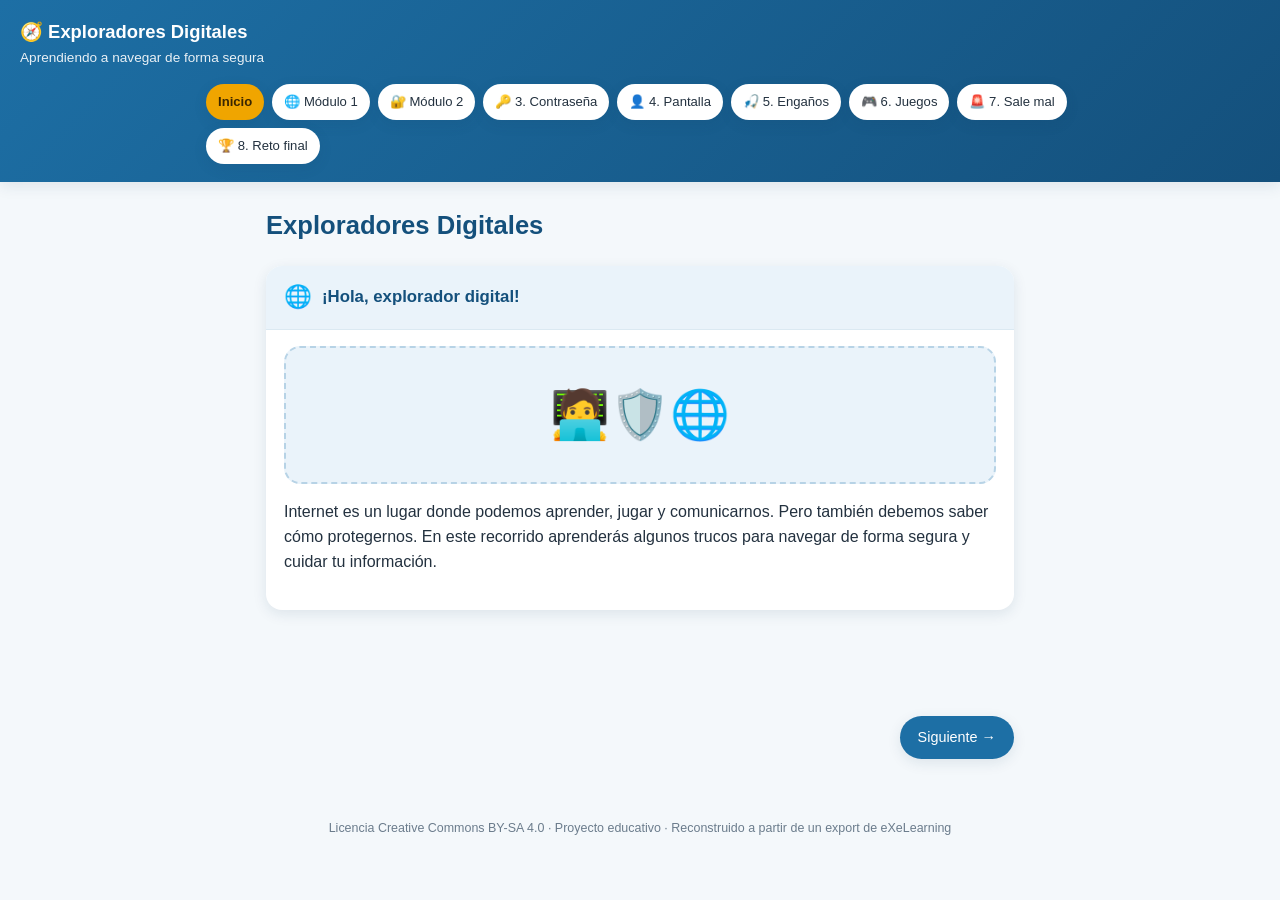
<file: index.html>
<!DOCTYPE html>
<html lang="es">
<head>
<meta charset="utf-8">
<meta name="viewport" content="width=device-width, initial-scale=1">
<title>Exploradores Digitales · Exploradores Digitales</title>
<link rel="stylesheet" href="assets/style.css">
</head>
<body>
<header class="top">
<a class="brand" href="index.html">🧭 Exploradores Digitales</a>
<div class="subtitle">Aprendiendo a navegar de forma segura</div>
<nav class="modules">
<a class="active" href="index.html">Inicio</a>
<a class="" href="modulo-1.html">🌐 Módulo 1</a>
<a class="" href="modulo-2.html">🔐 Módulo 2</a>
<a class="" href="modulo-3.html">🔑 3. Contraseña</a>
<a class="" href="modulo-4.html">👤 4. Pantalla</a>
<a class="" href="modulo-5.html">🎣 5. Engaños</a>
<a class="" href="modulo-6.html">🎮 6. Juegos</a>
<a class="" href="modulo-7.html">🚨 7. Sale mal</a>
<a class="" href="modulo-8.html">🏆 8. Reto final</a>
</nav>
</header>
<main>
<h1 class="page-title">Exploradores Digitales</h1>
<article class="box">
  <div class="box-head"><span class="icon">🌐</span><h2>¡Hola, explorador digital!</h2></div>
  <div class="box-body">
<div class="placeholder-img">🧑‍💻🛡️🌐</div>
<p>Internet es un lugar donde podemos aprender, jugar y comunicarnos. Pero también debemos saber cómo protegernos. En este recorrido aprenderás algunos trucos para navegar de forma segura y cuidar tu información.</p>
</div>
</article>
</main>
<div class="nav-buttons">
<a class="disabled">← Anterior</a>
<a href="modulo-1.html">Siguiente →</a>
</div>
<footer class="site-footer">
Licencia Creative Commons BY-SA 4.0 · Proyecto educativo · Reconstruido a partir de un export de eXeLearning
</footer>
<script src="assets/script.js"></script>

</body>
</html>
</file>
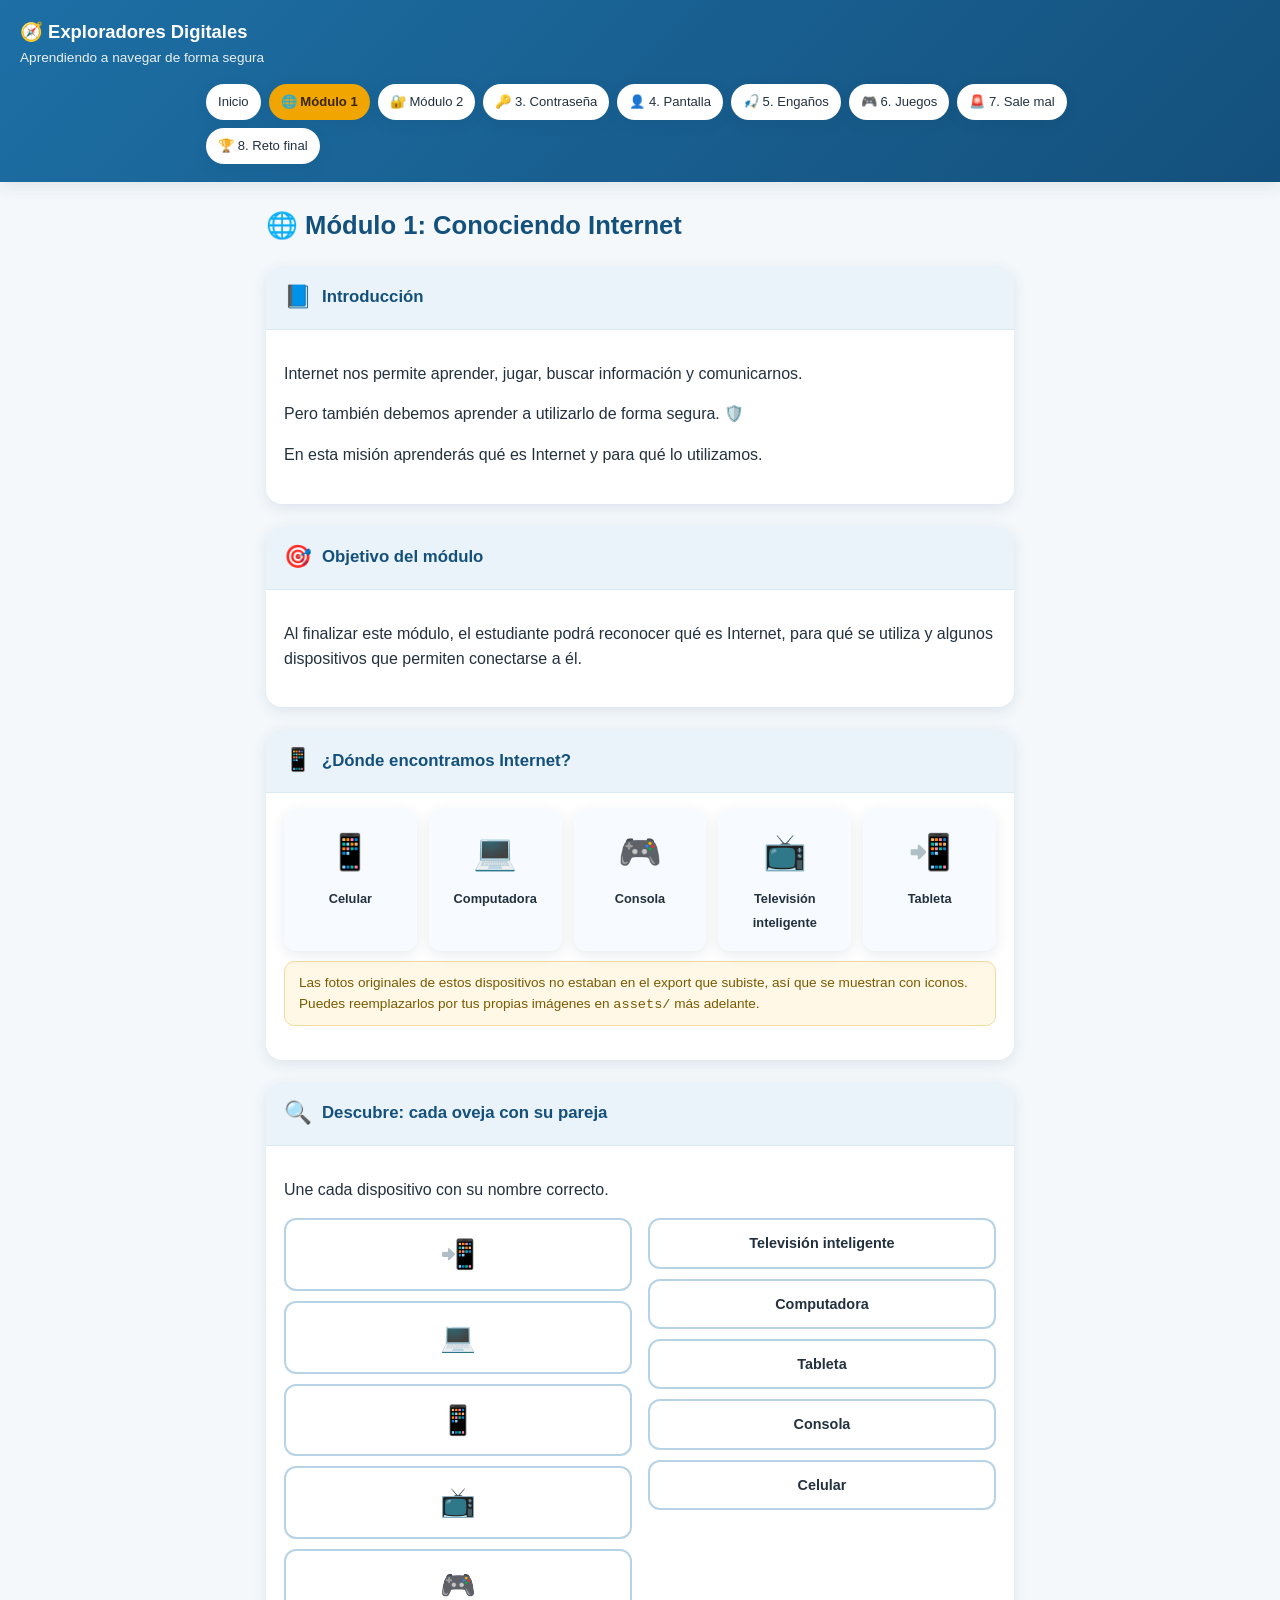
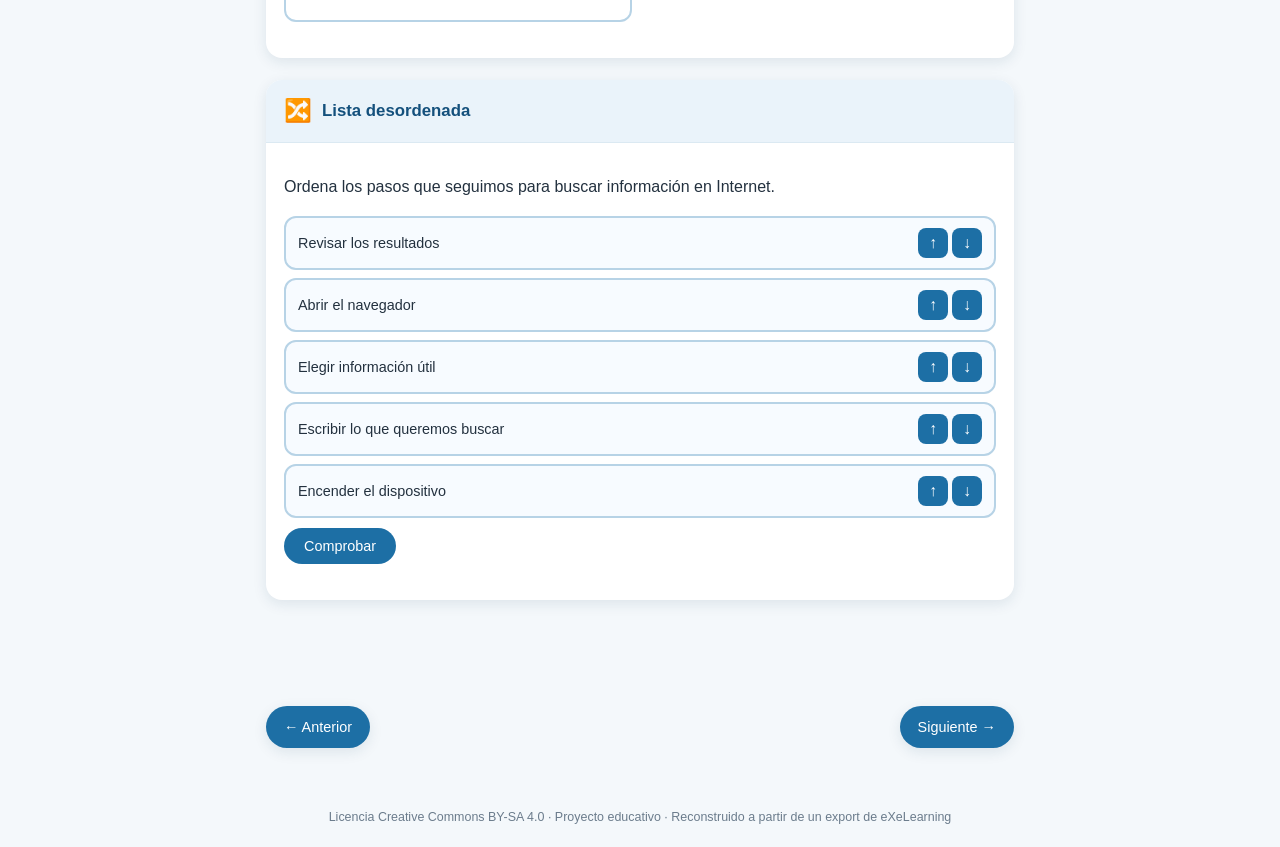
<file: modulo-1.html>
<!DOCTYPE html>
<html lang="es">
<head>
<meta charset="utf-8">
<meta name="viewport" content="width=device-width, initial-scale=1">
<title>🌐 Módulo 1: Conociendo Internet · Exploradores Digitales</title>
<link rel="stylesheet" href="assets/style.css">
</head>
<body>
<header class="top">
<a class="brand" href="index.html">🧭 Exploradores Digitales</a>
<div class="subtitle">Aprendiendo a navegar de forma segura</div>
<nav class="modules">
<a class="" href="index.html">Inicio</a>
<a class="active" href="modulo-1.html">🌐 Módulo 1</a>
<a class="" href="modulo-2.html">🔐 Módulo 2</a>
<a class="" href="modulo-3.html">🔑 3. Contraseña</a>
<a class="" href="modulo-4.html">👤 4. Pantalla</a>
<a class="" href="modulo-5.html">🎣 5. Engaños</a>
<a class="" href="modulo-6.html">🎮 6. Juegos</a>
<a class="" href="modulo-7.html">🚨 7. Sale mal</a>
<a class="" href="modulo-8.html">🏆 8. Reto final</a>
</nav>
</header>
<main>
<h1 class="page-title">🌐 Módulo 1: Conociendo Internet</h1>
<article class="box">
  <div class="box-head"><span class="icon">📘</span><h2>Introducción</h2></div>
  <div class="box-body">
<p>Internet nos permite aprender, jugar, buscar información y comunicarnos.</p>
<p>Pero también debemos aprender a utilizarlo de forma segura. 🛡️</p>
<p>En esta misión aprenderás qué es Internet y para qué lo utilizamos.</p>
</div>
</article><article class="box">
  <div class="box-head"><span class="icon">🎯</span><h2>Objetivo del módulo</h2></div>
  <div class="box-body">
<p>Al finalizar este módulo, el estudiante podrá reconocer qué es Internet, para qué se utiliza y algunos dispositivos que permiten conectarse a él.</p>
</div>
</article><article class="box">
  <div class="box-head"><span class="icon">📱</span><h2>¿Dónde encontramos Internet?</h2></div>
  <div class="box-body">
<div class="gallery">
  <div class="item"><span class="emoji">📱</span><span class="label">Celular</span></div>
  <div class="item"><span class="emoji">💻</span><span class="label">Computadora</span></div>
  <div class="item"><span class="emoji">🎮</span><span class="label">Consola</span></div>
  <div class="item"><span class="emoji">📺</span><span class="label">Televisión inteligente</span></div>
  <div class="item"><span class="emoji">📲</span><span class="label">Tableta</span></div>
</div>
<p class="note">Las fotos originales de estos dispositivos no estaban en el export que subiste, así que se muestran con iconos. Puedes reemplazarlos por tus propias imágenes en <code>assets/</code> más adelante.</p>
</div>
</article><article class="box">
  <div class="box-head"><span class="icon">🔍</span><h2>Descubre: cada oveja con su pareja</h2></div>
  <div class="box-body">
<p>Une cada dispositivo con su nombre correcto.</p>
<div id="match1"></div>
</div>
</article><article class="box">
  <div class="box-head"><span class="icon">🔀</span><h2>Lista desordenada</h2></div>
  <div class="box-body">
<p>Ordena los pasos que seguimos para buscar información en Internet.</p>
<div id="order1"></div>
</div>
</article>
</main>
<div class="nav-buttons">
<a href="index.html">← Anterior</a>
<a href="modulo-2.html">Siguiente →</a>
</div>
<footer class="site-footer">
Licencia Creative Commons BY-SA 4.0 · Proyecto educativo · Reconstruido a partir de un export de eXeLearning
</footer>
<script src="assets/script.js"></script>
<script>
initMatching('match1', [
  {emoji:'📲', label:'Tableta'},
  {emoji:'📺', label:'Televisión inteligente'},
  {emoji:'💻', label:'Computadora'},
  {emoji:'🎮', label:'Consola'},
  {emoji:'📱', label:'Celular'},
]);
initOrder('order1', [
  'Encender el dispositivo',
  'Abrir el navegador',
  'Escribir lo que queremos buscar',
  'Revisar los resultados',
  'Elegir información útil',
]);
</script>
</body>
</html>
</file>
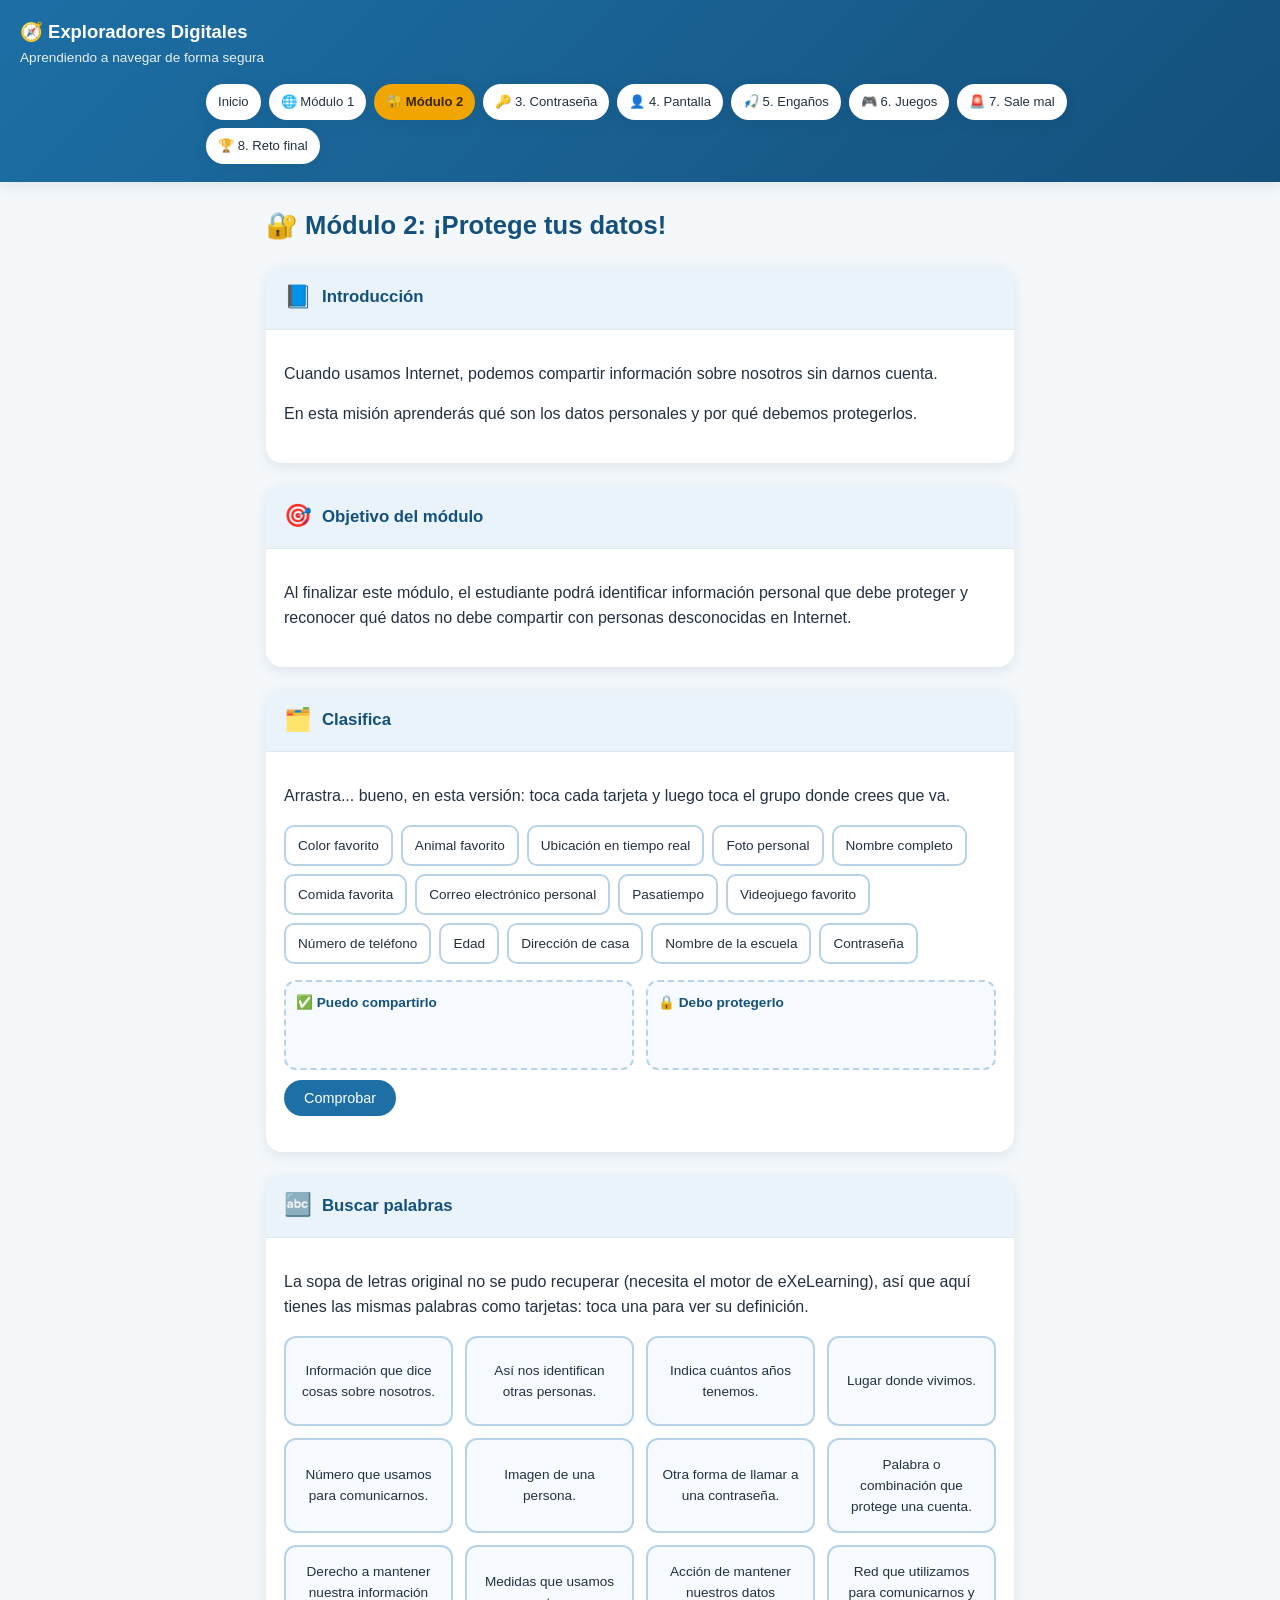
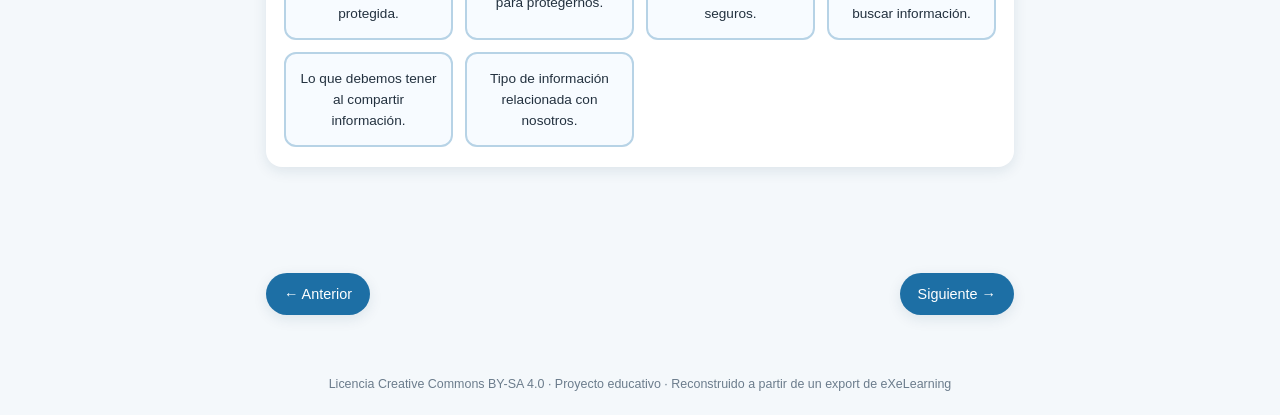
<file: modulo-2.html>
<!DOCTYPE html>
<html lang="es">
<head>
<meta charset="utf-8">
<meta name="viewport" content="width=device-width, initial-scale=1">
<title>🔐 Módulo 2: ¡Protege tus datos! · Exploradores Digitales</title>
<link rel="stylesheet" href="assets/style.css">
</head>
<body>
<header class="top">
<a class="brand" href="index.html">🧭 Exploradores Digitales</a>
<div class="subtitle">Aprendiendo a navegar de forma segura</div>
<nav class="modules">
<a class="" href="index.html">Inicio</a>
<a class="" href="modulo-1.html">🌐 Módulo 1</a>
<a class="active" href="modulo-2.html">🔐 Módulo 2</a>
<a class="" href="modulo-3.html">🔑 3. Contraseña</a>
<a class="" href="modulo-4.html">👤 4. Pantalla</a>
<a class="" href="modulo-5.html">🎣 5. Engaños</a>
<a class="" href="modulo-6.html">🎮 6. Juegos</a>
<a class="" href="modulo-7.html">🚨 7. Sale mal</a>
<a class="" href="modulo-8.html">🏆 8. Reto final</a>
</nav>
</header>
<main>
<h1 class="page-title">🔐 Módulo 2: ¡Protege tus datos!</h1>
<article class="box">
  <div class="box-head"><span class="icon">📘</span><h2>Introducción</h2></div>
  <div class="box-body">
<p>Cuando usamos Internet, podemos compartir información sobre nosotros sin darnos cuenta.</p>
<p>En esta misión aprenderás qué son los datos personales y por qué debemos protegerlos.</p>
</div>
</article><article class="box">
  <div class="box-head"><span class="icon">🎯</span><h2>Objetivo del módulo</h2></div>
  <div class="box-body">
<p>Al finalizar este módulo, el estudiante podrá identificar información personal que debe proteger y reconocer qué datos no debe compartir con personas desconocidas en Internet.</p>
</div>
</article><article class="box">
  <div class="box-head"><span class="icon">🗂️</span><h2>Clasifica</h2></div>
  <div class="box-body">
<p>Arrastra... bueno, en esta versión: toca cada tarjeta y luego toca el grupo donde crees que va.</p>
<div id="classify1"></div>
</div>
</article><article class="box">
  <div class="box-head"><span class="icon">🔤</span><h2>Buscar palabras</h2></div>
  <div class="box-body">
<p>La sopa de letras original no se pudo recuperar (necesita el motor de eXeLearning), así que aquí tienes las mismas palabras como tarjetas: toca una para ver su definición.</p>
<div id="flash1"></div>
</div>
</article>
</main>
<div class="nav-buttons">
<a href="modulo-1.html">← Anterior</a>
<a href="modulo-3.html">Siguiente →</a>
</div>
<footer class="site-footer">
Licencia Creative Commons BY-SA 4.0 · Proyecto educativo · Reconstruido a partir de un export de eXeLearning
</footer>
<script src="assets/script.js"></script>
<script>
initClassify('classify1', [
  {label:'Videojuego favorito', group:0},
  {label:'Comida favorita', group:0},
  {label:'Color favorito', group:0},
  {label:'Pasatiempo', group:0},
  {label:'Animal favorito', group:0},
  {label:'Nombre completo', group:1},
  {label:'Edad', group:1},
  {label:'Dirección de casa', group:1},
  {label:'Número de teléfono', group:1},
  {label:'Contraseña', group:1},
  {label:'Correo electrónico personal', group:1},
  {label:'Foto personal', group:1},
  {label:'Nombre de la escuela', group:1},
  {label:'Ubicación en tiempo real', group:1},
], ['✅ Puedo compartirlo', '🔒 Debo protegerlo']);

initFlashcards('flash1', [
  {word:'DATOS', definition:'Información que dice cosas sobre nosotros.'},
  {word:'NOMBRE', definition:'Así nos identifican otras personas.'},
  {word:'EDAD', definition:'Indica cuántos años tenemos.'},
  {word:'DIRECCIÓN', definition:'Lugar donde vivimos.'},
  {word:'TELÉFONO', definition:'Número que usamos para comunicarnos.'},
  {word:'FOTO', definition:'Imagen de una persona.'},
  {word:'CLAVE', definition:'Otra forma de llamar a una contraseña.'},
  {word:'CONTRASEÑA', definition:'Palabra o combinación que protege una cuenta.'},
  {word:'PRIVACIDAD', definition:'Derecho a mantener nuestra información protegida.'},
  {word:'SEGURIDAD', definition:'Medidas que usamos para protegernos.'},
  {word:'PROTEGER', definition:'Acción de mantener nuestros datos seguros.'},
  {word:'INTERNET', definition:'Red que utilizamos para comunicarnos y buscar información.'},
  {word:'CUIDADO', definition:'Lo que debemos tener al compartir información.'},
  {word:'PERSONAL', definition:'Tipo de información relacionada con nosotros.'},
]);
</script>
</body>
</html>
</file>
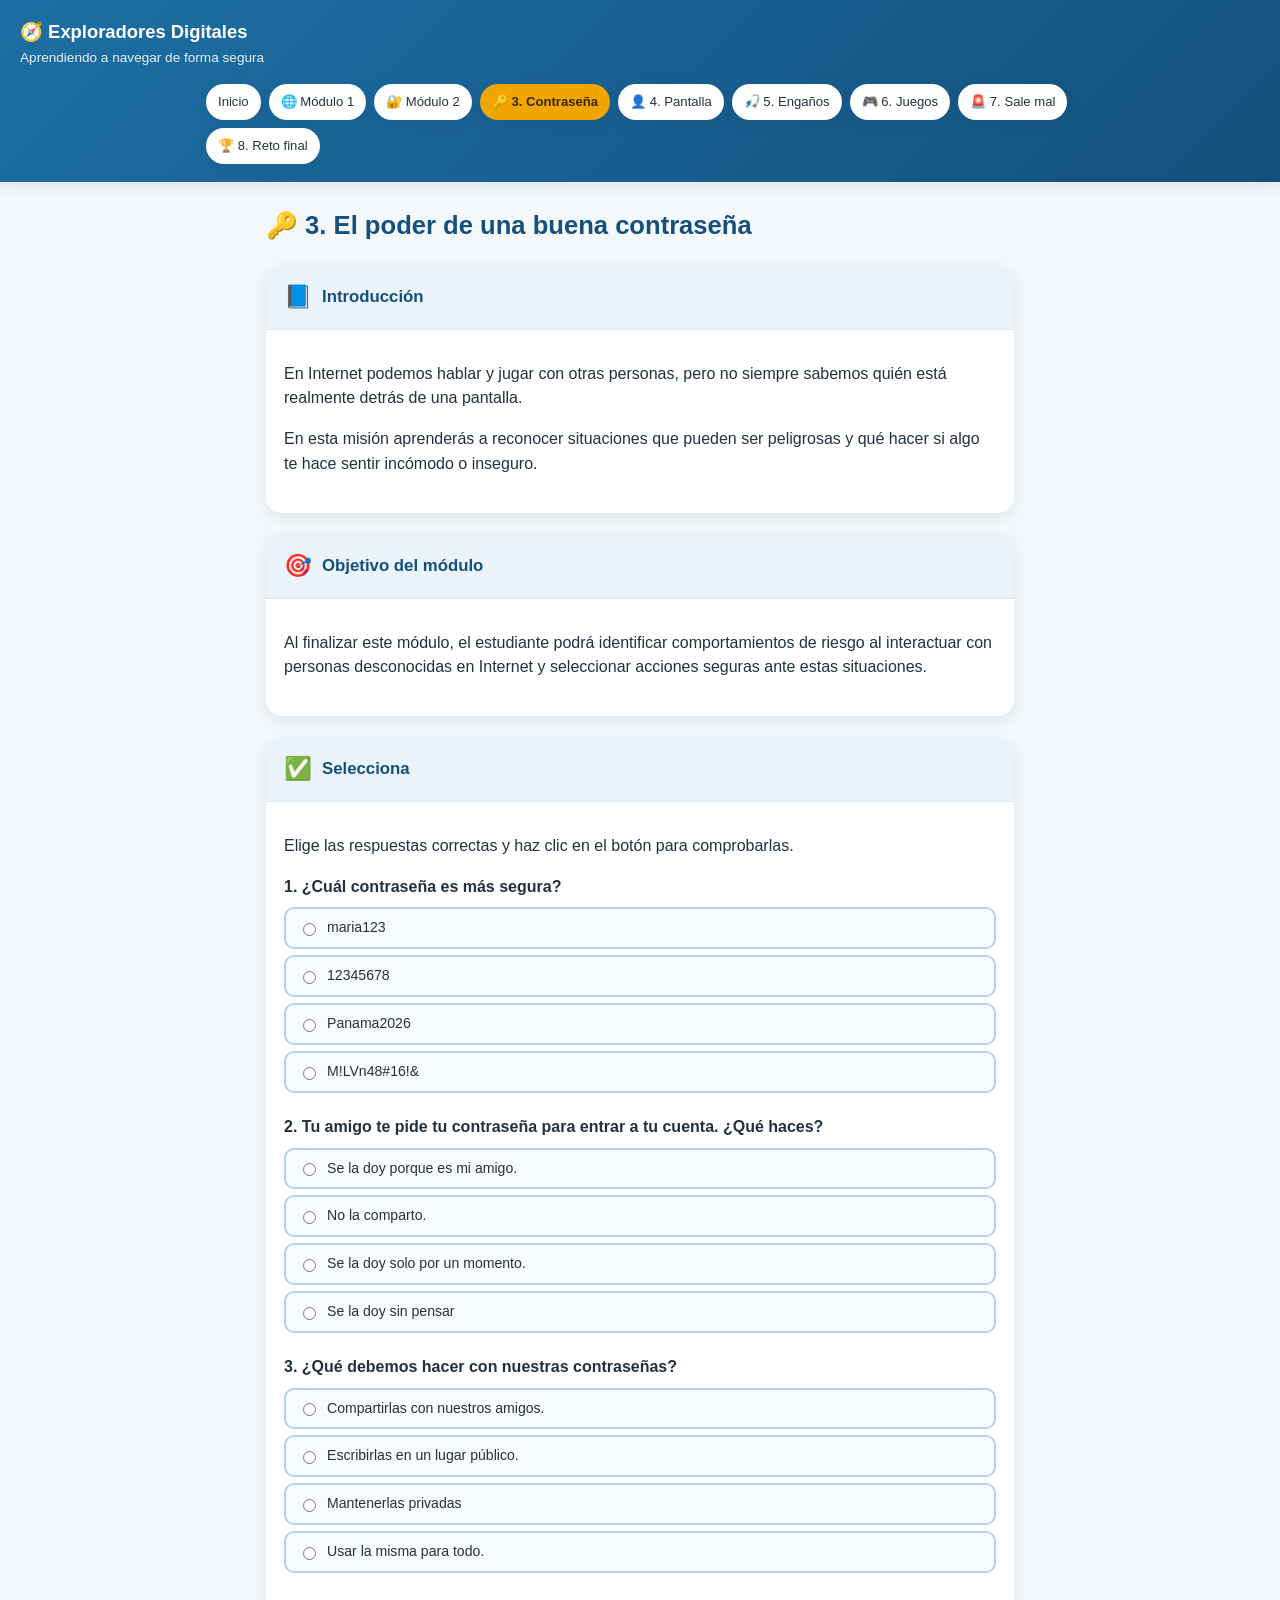
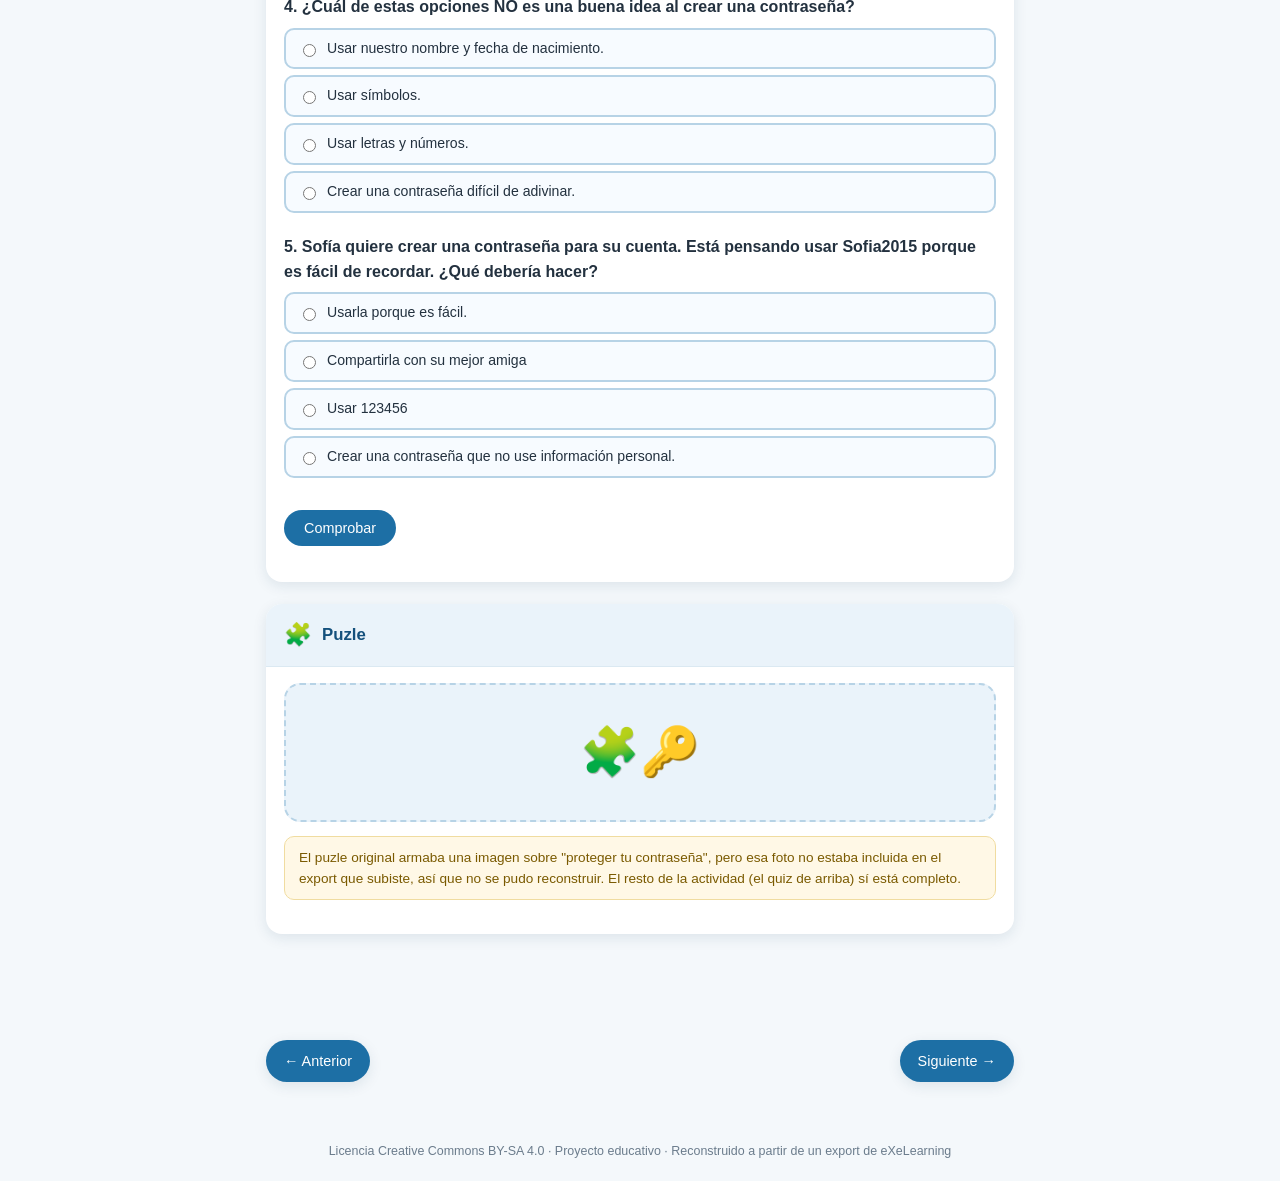
<file: modulo-3.html>
<!DOCTYPE html>
<html lang="es">
<head>
<meta charset="utf-8">
<meta name="viewport" content="width=device-width, initial-scale=1">
<title>🔑 3. El poder de una buena contraseña · Exploradores Digitales</title>
<link rel="stylesheet" href="assets/style.css">
</head>
<body>
<header class="top">
<a class="brand" href="index.html">🧭 Exploradores Digitales</a>
<div class="subtitle">Aprendiendo a navegar de forma segura</div>
<nav class="modules">
<a class="" href="index.html">Inicio</a>
<a class="" href="modulo-1.html">🌐 Módulo 1</a>
<a class="" href="modulo-2.html">🔐 Módulo 2</a>
<a class="active" href="modulo-3.html">🔑 3. Contraseña</a>
<a class="" href="modulo-4.html">👤 4. Pantalla</a>
<a class="" href="modulo-5.html">🎣 5. Engaños</a>
<a class="" href="modulo-6.html">🎮 6. Juegos</a>
<a class="" href="modulo-7.html">🚨 7. Sale mal</a>
<a class="" href="modulo-8.html">🏆 8. Reto final</a>
</nav>
</header>
<main>
<h1 class="page-title">🔑 3. El poder de una buena contraseña</h1>
<article class="box">
  <div class="box-head"><span class="icon">📘</span><h2>Introducción</h2></div>
  <div class="box-body">
<p>En Internet podemos hablar y jugar con otras personas, pero no siempre sabemos quién está realmente detrás de una pantalla.</p>
<p>En esta misión aprenderás a reconocer situaciones que pueden ser peligrosas y qué hacer si algo te hace sentir incómodo o inseguro.</p>
</div>
</article><article class="box">
  <div class="box-head"><span class="icon">🎯</span><h2>Objetivo del módulo</h2></div>
  <div class="box-body">
<p>Al finalizar este módulo, el estudiante podrá identificar comportamientos de riesgo al interactuar con personas desconocidas en Internet y seleccionar acciones seguras ante estas situaciones.</p>
</div>
</article><article class="box">
  <div class="box-head"><span class="icon">✅</span><h2>Selecciona</h2></div>
  <div class="box-body">
<p>Elige las respuestas correctas y haz clic en el botón para comprobarlas.</p>
<div id="quiz1"></div>
</div>
</article><article class="box">
  <div class="box-head"><span class="icon">🧩</span><h2>Puzle</h2></div>
  <div class="box-body">
<div class="placeholder-img">🧩🔑</div>
<p class="note">El puzle original armaba una imagen sobre "proteger tu contraseña", pero esa foto no estaba incluida en el export que subiste, así que no se pudo reconstruir. El resto de la actividad (el quiz de arriba) sí está completo.</p>
</div>
</article>
</main>
<div class="nav-buttons">
<a href="modulo-2.html">← Anterior</a>
<a href="modulo-4.html">Siguiente →</a>
</div>
<footer class="site-footer">
Licencia Creative Commons BY-SA 4.0 · Proyecto educativo · Reconstruido a partir de un export de eXeLearning
</footer>
<script src="assets/script.js"></script>
<script>
initQuiz('quiz1', [
  {question:'¿Cuál contraseña es más segura?', options:['maria123','12345678','Panama2026','M!LVn48#16!&'], correct:3},
  {question:'Tu amigo te pide tu contraseña para entrar a tu cuenta. ¿Qué haces?', options:['Se la doy porque es mi amigo.','No la comparto.','Se la doy solo por un momento.','Se la doy sin pensar'], correct:1},
  {question:'¿Qué debemos hacer con nuestras contraseñas?', options:['Compartirlas con nuestros amigos.','Escribirlas en un lugar público.','Mantenerlas privadas','Usar la misma para todo.'], correct:2},
  {question:'¿Cuál de estas opciones NO es una buena idea al crear una contraseña?', options:['Usar nuestro nombre y fecha de nacimiento.','Usar símbolos.','Usar letras y números.','Crear una contraseña difícil de adivinar.'], correct:0},
  {question:'Sofía quiere crear una contraseña para su cuenta. Está pensando usar Sofia2015 porque es fácil de recordar. ¿Qué debería hacer?', options:['Usarla porque es fácil.','Compartirla con su mejor amiga','Usar 123456','Crear una contraseña que no use información personal.'], correct:3},
]);
</script>
</body>
</html>
</file>
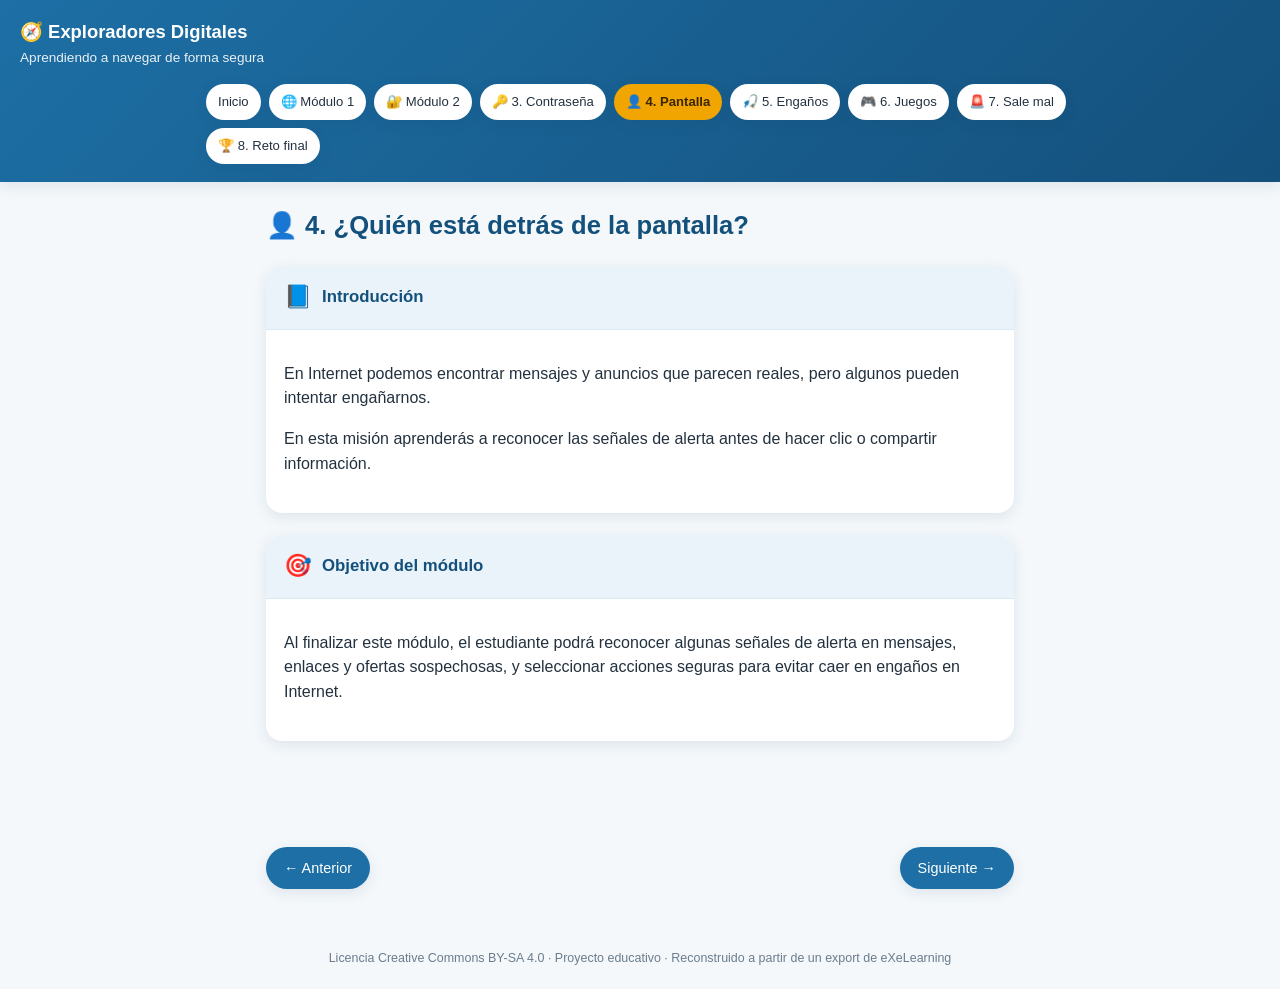
<file: modulo-4.html>
<!DOCTYPE html>
<html lang="es">
<head>
<meta charset="utf-8">
<meta name="viewport" content="width=device-width, initial-scale=1">
<title>👤 4. ¿Quién está detrás de la pantalla? · Exploradores Digitales</title>
<link rel="stylesheet" href="assets/style.css">
</head>
<body>
<header class="top">
<a class="brand" href="index.html">🧭 Exploradores Digitales</a>
<div class="subtitle">Aprendiendo a navegar de forma segura</div>
<nav class="modules">
<a class="" href="index.html">Inicio</a>
<a class="" href="modulo-1.html">🌐 Módulo 1</a>
<a class="" href="modulo-2.html">🔐 Módulo 2</a>
<a class="" href="modulo-3.html">🔑 3. Contraseña</a>
<a class="active" href="modulo-4.html">👤 4. Pantalla</a>
<a class="" href="modulo-5.html">🎣 5. Engaños</a>
<a class="" href="modulo-6.html">🎮 6. Juegos</a>
<a class="" href="modulo-7.html">🚨 7. Sale mal</a>
<a class="" href="modulo-8.html">🏆 8. Reto final</a>
</nav>
</header>
<main>
<h1 class="page-title">👤 4. ¿Quién está detrás de la pantalla?</h1>
<article class="box">
  <div class="box-head"><span class="icon">📘</span><h2>Introducción</h2></div>
  <div class="box-body"><p>En Internet podemos encontrar mensajes y anuncios que parecen reales, pero algunos pueden intentar engañarnos.</p><p>En esta misión aprenderás a reconocer las señales de alerta antes de hacer clic o compartir información.</p></div>
</article><article class="box">
  <div class="box-head"><span class="icon">🎯</span><h2>Objetivo del módulo</h2></div>
  <div class="box-body"><p>Al finalizar este módulo, el estudiante podrá reconocer algunas señales de alerta en mensajes, enlaces y ofertas sospechosas, y seleccionar acciones seguras para evitar caer en engaños en Internet.</p></div>
</article>
</main>
<div class="nav-buttons">
<a href="modulo-3.html">← Anterior</a>
<a href="modulo-5.html">Siguiente →</a>
</div>
<footer class="site-footer">
Licencia Creative Commons BY-SA 4.0 · Proyecto educativo · Reconstruido a partir de un export de eXeLearning
</footer>
<script src="assets/script.js"></script>

</body>
</html>
</file>
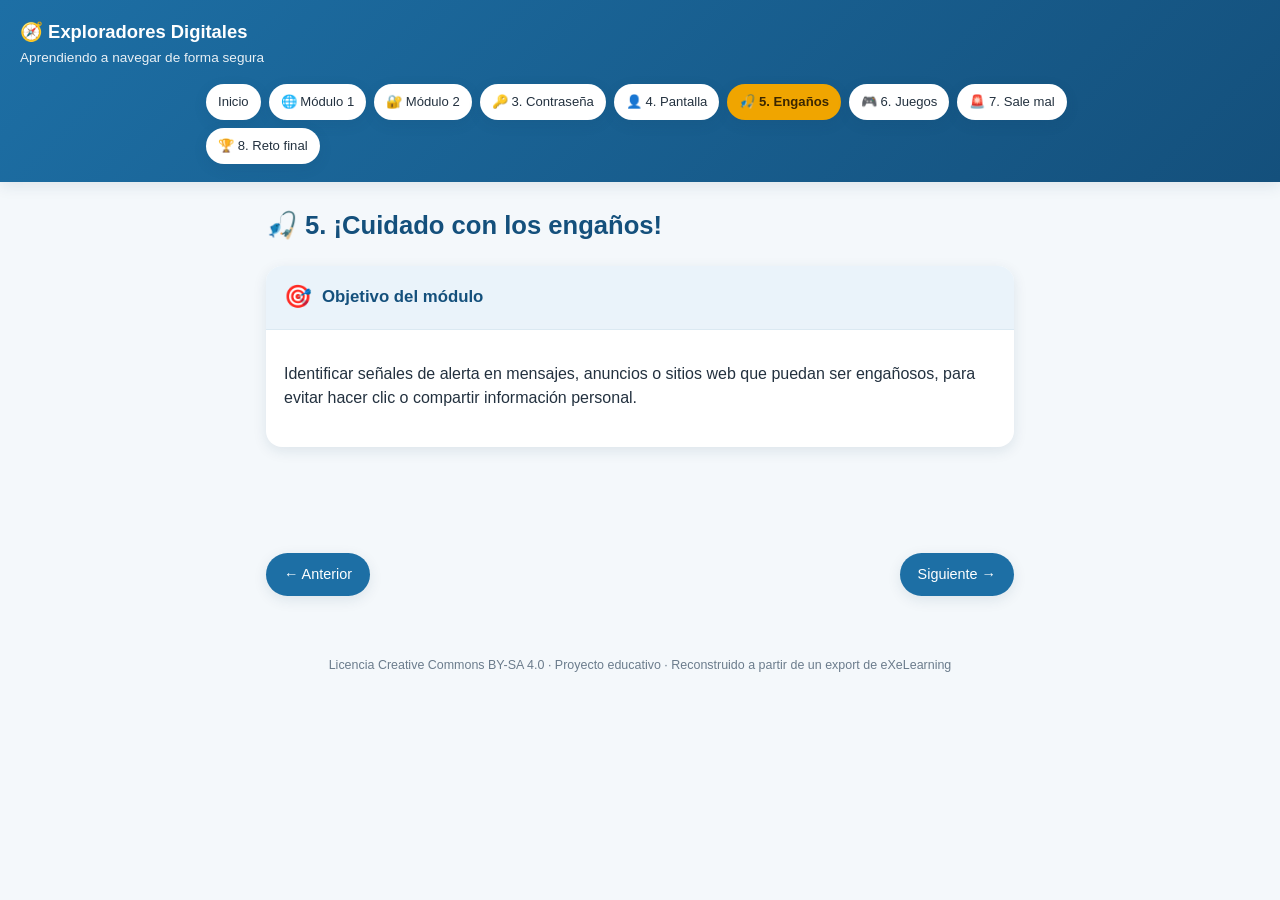
<file: modulo-5.html>
<!DOCTYPE html>
<html lang="es">
<head>
<meta charset="utf-8">
<meta name="viewport" content="width=device-width, initial-scale=1">
<title>🎣 5. ¡Cuidado con los engaños! · Exploradores Digitales</title>
<link rel="stylesheet" href="assets/style.css">
</head>
<body>
<header class="top">
<a class="brand" href="index.html">🧭 Exploradores Digitales</a>
<div class="subtitle">Aprendiendo a navegar de forma segura</div>
<nav class="modules">
<a class="" href="index.html">Inicio</a>
<a class="" href="modulo-1.html">🌐 Módulo 1</a>
<a class="" href="modulo-2.html">🔐 Módulo 2</a>
<a class="" href="modulo-3.html">🔑 3. Contraseña</a>
<a class="" href="modulo-4.html">👤 4. Pantalla</a>
<a class="active" href="modulo-5.html">🎣 5. Engaños</a>
<a class="" href="modulo-6.html">🎮 6. Juegos</a>
<a class="" href="modulo-7.html">🚨 7. Sale mal</a>
<a class="" href="modulo-8.html">🏆 8. Reto final</a>
</nav>
</header>
<main>
<h1 class="page-title">🎣 5. ¡Cuidado con los engaños!</h1>
<article class="box">
  <div class="box-head"><span class="icon">🎯</span><h2>Objetivo del módulo</h2></div>
  <div class="box-body"><p>Identificar señales de alerta en mensajes, anuncios o sitios web que puedan ser engañosos, para evitar hacer clic o compartir información personal.</p></div>
</article>
</main>
<div class="nav-buttons">
<a href="modulo-4.html">← Anterior</a>
<a href="modulo-6.html">Siguiente →</a>
</div>
<footer class="site-footer">
Licencia Creative Commons BY-SA 4.0 · Proyecto educativo · Reconstruido a partir de un export de eXeLearning
</footer>
<script src="assets/script.js"></script>

</body>
</html>
</file>
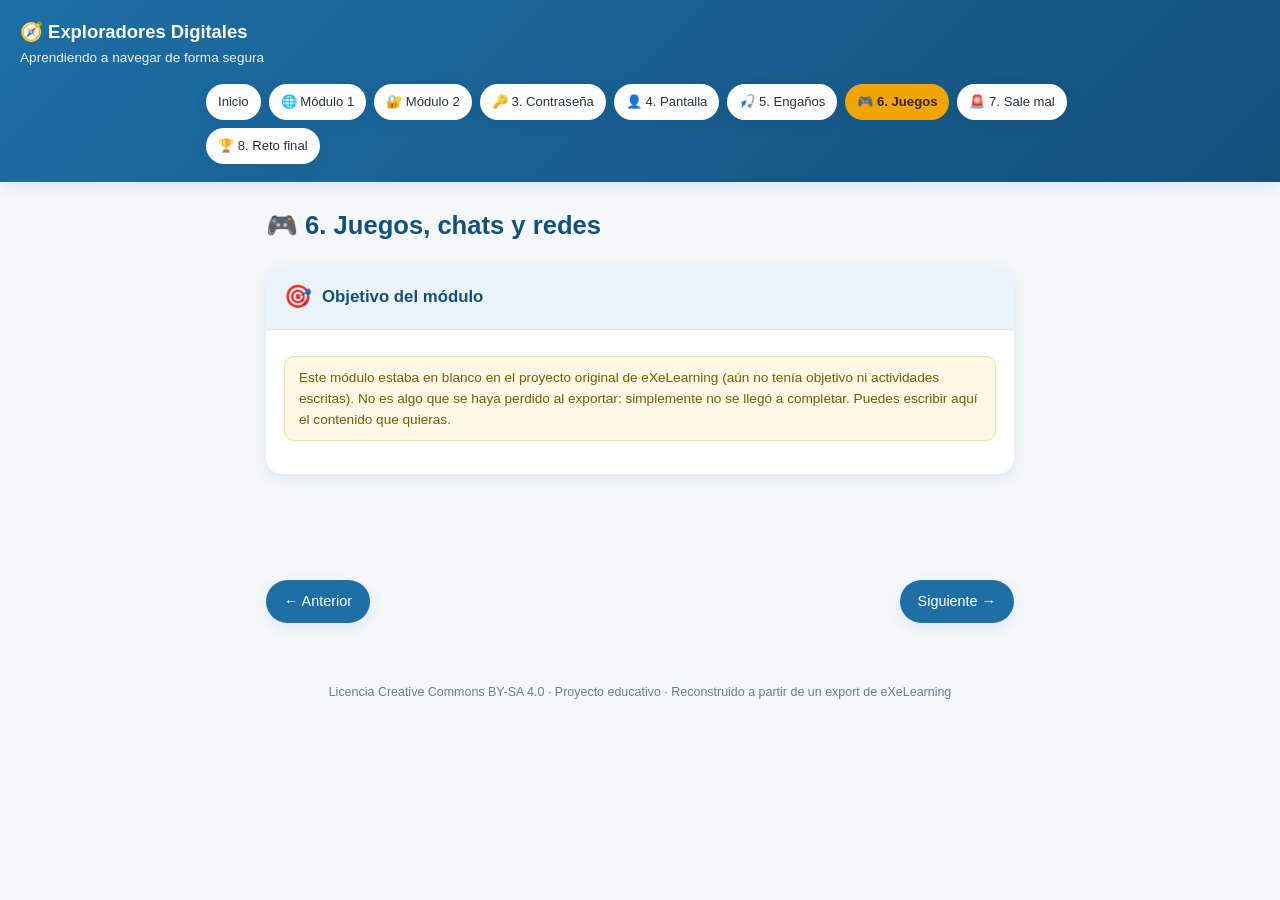
<file: modulo-6.html>
<!DOCTYPE html>
<html lang="es">
<head>
<meta charset="utf-8">
<meta name="viewport" content="width=device-width, initial-scale=1">
<title>🎮 6. Juegos, chats y redes · Exploradores Digitales</title>
<link rel="stylesheet" href="assets/style.css">
</head>
<body>
<header class="top">
<a class="brand" href="index.html">🧭 Exploradores Digitales</a>
<div class="subtitle">Aprendiendo a navegar de forma segura</div>
<nav class="modules">
<a class="" href="index.html">Inicio</a>
<a class="" href="modulo-1.html">🌐 Módulo 1</a>
<a class="" href="modulo-2.html">🔐 Módulo 2</a>
<a class="" href="modulo-3.html">🔑 3. Contraseña</a>
<a class="" href="modulo-4.html">👤 4. Pantalla</a>
<a class="" href="modulo-5.html">🎣 5. Engaños</a>
<a class="active" href="modulo-6.html">🎮 6. Juegos</a>
<a class="" href="modulo-7.html">🚨 7. Sale mal</a>
<a class="" href="modulo-8.html">🏆 8. Reto final</a>
</nav>
</header>
<main>
<h1 class="page-title">🎮 6. Juegos, chats y redes</h1>
<article class="box">
  <div class="box-head"><span class="icon">🎯</span><h2>Objetivo del módulo</h2></div>
  <div class="box-body"><p class="note">Este módulo estaba en blanco en el proyecto original de eXeLearning (aún no tenía objetivo ni actividades escritas). No es algo que se haya perdido al exportar: simplemente no se llegó a completar. Puedes escribir aquí el contenido que quieras.</p></div>
</article>
</main>
<div class="nav-buttons">
<a href="modulo-5.html">← Anterior</a>
<a href="modulo-7.html">Siguiente →</a>
</div>
<footer class="site-footer">
Licencia Creative Commons BY-SA 4.0 · Proyecto educativo · Reconstruido a partir de un export de eXeLearning
</footer>
<script src="assets/script.js"></script>

</body>
</html>
</file>
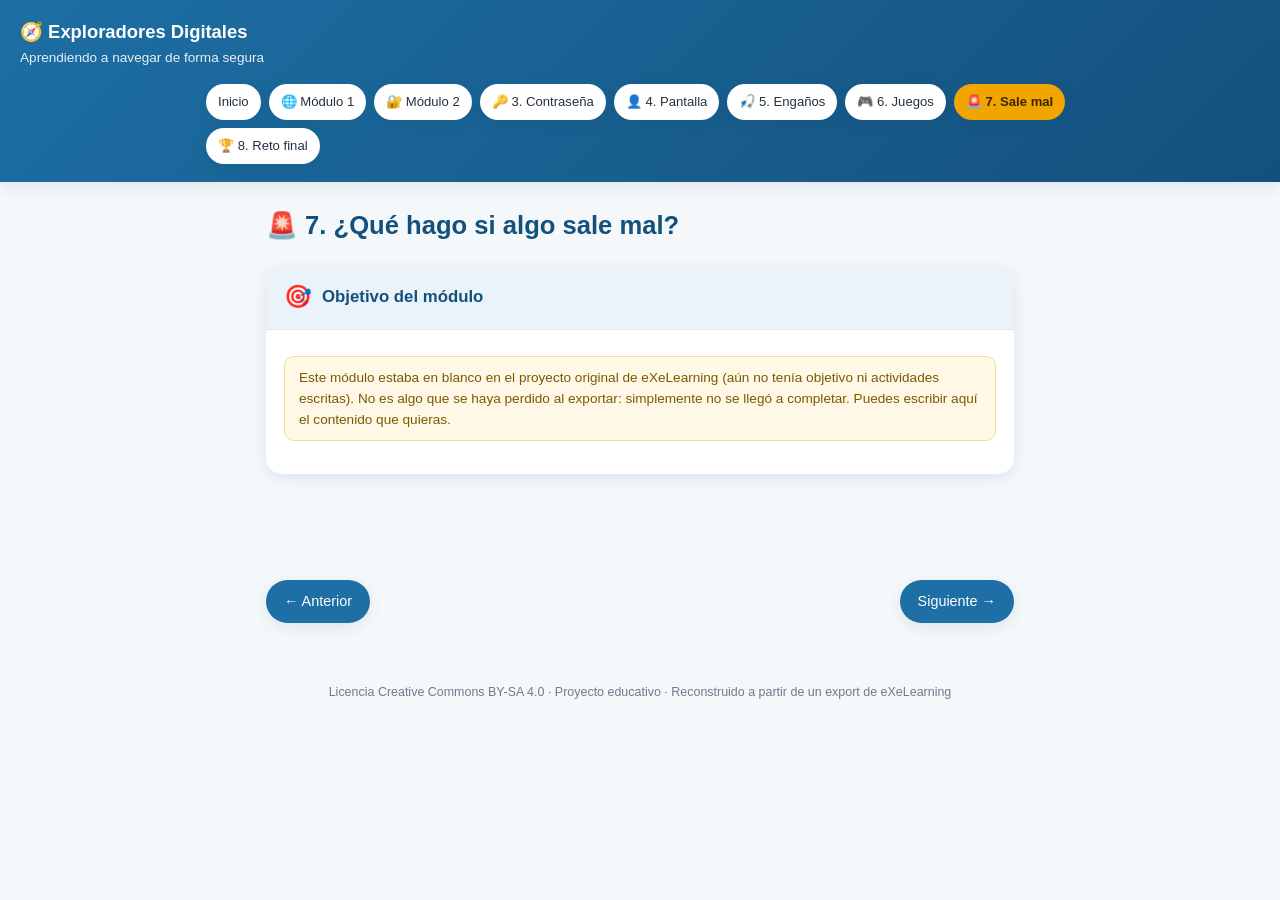
<file: modulo-7.html>
<!DOCTYPE html>
<html lang="es">
<head>
<meta charset="utf-8">
<meta name="viewport" content="width=device-width, initial-scale=1">
<title>🚨 7. ¿Qué hago si algo sale mal? · Exploradores Digitales</title>
<link rel="stylesheet" href="assets/style.css">
</head>
<body>
<header class="top">
<a class="brand" href="index.html">🧭 Exploradores Digitales</a>
<div class="subtitle">Aprendiendo a navegar de forma segura</div>
<nav class="modules">
<a class="" href="index.html">Inicio</a>
<a class="" href="modulo-1.html">🌐 Módulo 1</a>
<a class="" href="modulo-2.html">🔐 Módulo 2</a>
<a class="" href="modulo-3.html">🔑 3. Contraseña</a>
<a class="" href="modulo-4.html">👤 4. Pantalla</a>
<a class="" href="modulo-5.html">🎣 5. Engaños</a>
<a class="" href="modulo-6.html">🎮 6. Juegos</a>
<a class="active" href="modulo-7.html">🚨 7. Sale mal</a>
<a class="" href="modulo-8.html">🏆 8. Reto final</a>
</nav>
</header>
<main>
<h1 class="page-title">🚨 7. ¿Qué hago si algo sale mal?</h1>
<article class="box">
  <div class="box-head"><span class="icon">🎯</span><h2>Objetivo del módulo</h2></div>
  <div class="box-body"><p class="note">Este módulo estaba en blanco en el proyecto original de eXeLearning (aún no tenía objetivo ni actividades escritas). No es algo que se haya perdido al exportar: simplemente no se llegó a completar. Puedes escribir aquí el contenido que quieras.</p></div>
</article>
</main>
<div class="nav-buttons">
<a href="modulo-6.html">← Anterior</a>
<a href="modulo-8.html">Siguiente →</a>
</div>
<footer class="site-footer">
Licencia Creative Commons BY-SA 4.0 · Proyecto educativo · Reconstruido a partir de un export de eXeLearning
</footer>
<script src="assets/script.js"></script>

</body>
</html>
</file>
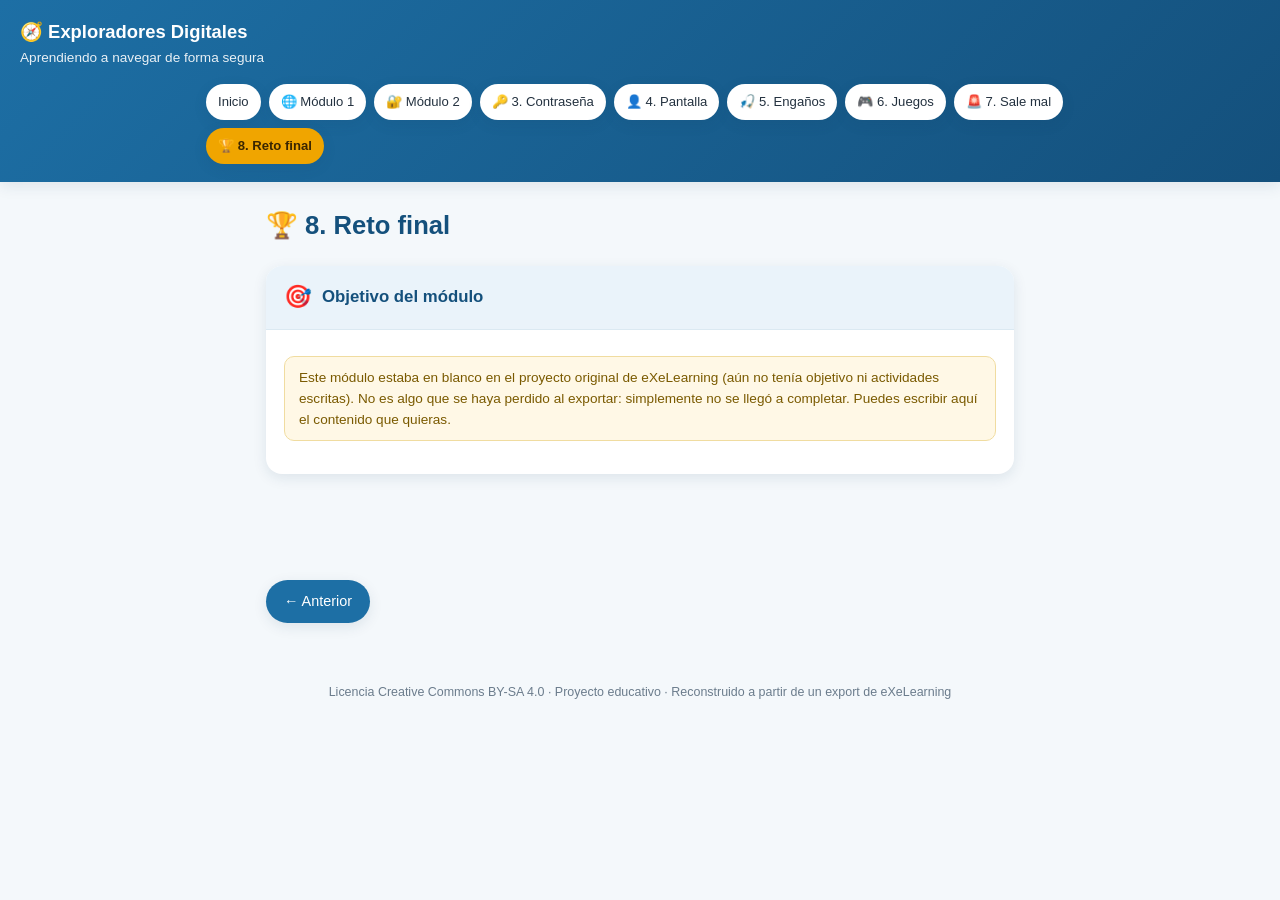
<file: modulo-8.html>
<!DOCTYPE html>
<html lang="es">
<head>
<meta charset="utf-8">
<meta name="viewport" content="width=device-width, initial-scale=1">
<title>🏆 8. Reto final · Exploradores Digitales</title>
<link rel="stylesheet" href="assets/style.css">
</head>
<body>
<header class="top">
<a class="brand" href="index.html">🧭 Exploradores Digitales</a>
<div class="subtitle">Aprendiendo a navegar de forma segura</div>
<nav class="modules">
<a class="" href="index.html">Inicio</a>
<a class="" href="modulo-1.html">🌐 Módulo 1</a>
<a class="" href="modulo-2.html">🔐 Módulo 2</a>
<a class="" href="modulo-3.html">🔑 3. Contraseña</a>
<a class="" href="modulo-4.html">👤 4. Pantalla</a>
<a class="" href="modulo-5.html">🎣 5. Engaños</a>
<a class="" href="modulo-6.html">🎮 6. Juegos</a>
<a class="" href="modulo-7.html">🚨 7. Sale mal</a>
<a class="active" href="modulo-8.html">🏆 8. Reto final</a>
</nav>
</header>
<main>
<h1 class="page-title">🏆 8. Reto final</h1>
<article class="box">
  <div class="box-head"><span class="icon">🎯</span><h2>Objetivo del módulo</h2></div>
  <div class="box-body"><p class="note">Este módulo estaba en blanco en el proyecto original de eXeLearning (aún no tenía objetivo ni actividades escritas). No es algo que se haya perdido al exportar: simplemente no se llegó a completar. Puedes escribir aquí el contenido que quieras.</p></div>
</article>
</main>
<div class="nav-buttons">
<a href="modulo-7.html">← Anterior</a>
<a class="disabled">Siguiente →</a>
</div>
<footer class="site-footer">
Licencia Creative Commons BY-SA 4.0 · Proyecto educativo · Reconstruido a partir de un export de eXeLearning
</footer>
<script src="assets/script.js"></script>

</body>
</html>
</file>
<file: assets/style.css>
:root {
  --blue: #1d6fa5;
  --blue-dark: #14507c;
  --green: #2e9e5b;
  --red: #d9483d;
  --yellow: #f0a500;
  --bg: #f4f8fb;
  --card: #ffffff;
  --text: #23313f;
  --radius: 16px;
  --shadow: 0 4px 14px rgba(20, 60, 90, 0.1);
}

* { box-sizing: border-box; }

body {
  margin: 0;
  font-family: "Segoe UI", Verdana, Arial, sans-serif;
  background: var(--bg);
  color: var(--text);
  line-height: 1.55;
}

a { color: var(--blue); }

header.top {
  background: linear-gradient(135deg, var(--blue), var(--blue-dark));
  color: white;
  padding: 18px 20px;
  box-shadow: var(--shadow);
}

header.top .brand {
  font-size: 1.15rem;
  font-weight: 700;
  text-decoration: none;
  color: white;
  display: block;
}

header.top .subtitle {
  font-size: 0.85rem;
  opacity: 0.9;
}

nav.modules {
  display: flex;
  flex-wrap: wrap;
  gap: 8px;
  max-width: 900px;
  margin: 16px auto 0;
  padding: 0 16px;
}

nav.modules a {
  background: var(--card);
  color: var(--text);
  text-decoration: none;
  padding: 8px 12px;
  border-radius: 999px;
  font-size: 0.82rem;
  box-shadow: var(--shadow);
  white-space: nowrap;
}

nav.modules a.active {
  background: var(--yellow);
  color: #3a2600;
  font-weight: 700;
}

main {
  max-width: 780px;
  margin: 24px auto;
  padding: 0 16px 60px;
}

h1.page-title {
  font-size: 1.6rem;
  margin: 0 0 20px;
  color: var(--blue-dark);
}

.box {
  background: var(--card);
  border-radius: var(--radius);
  box-shadow: var(--shadow);
  margin-bottom: 22px;
  overflow: hidden;
}

.box-head {
  display: flex;
  align-items: center;
  gap: 10px;
  padding: 14px 18px;
  background: #eaf3fa;
  border-bottom: 1px solid #dbe9f2;
}

.box-head .icon { font-size: 1.4rem; }

.box-head h2 {
  margin: 0;
  font-size: 1.05rem;
  color: var(--blue-dark);
}

.box-body { padding: 16px 18px 20px; }

.banner {
  width: 100%;
  border-radius: var(--radius);
  margin-bottom: 18px;
  box-shadow: var(--shadow);
}

.placeholder-img {
  display: flex;
  align-items: center;
  justify-content: center;
  gap: 10px;
  background: #eaf3fa;
  border: 2px dashed #b7d3e6;
  border-radius: var(--radius);
  padding: 30px 16px;
  font-size: 3rem;
  color: var(--blue-dark);
  margin-bottom: 14px;
}

.note {
  background: #fff8e6;
  border: 1px solid #f0dca0;
  border-radius: 10px;
  padding: 10px 14px;
  font-size: 0.85rem;
  color: #7a5a00;
  margin-top: 10px;
}

.nav-buttons {
  display: flex;
  justify-content: space-between;
  max-width: 780px;
  margin: 0 auto 40px;
  padding: 0 16px;
}

.nav-buttons a {
  background: var(--blue);
  color: white;
  text-decoration: none;
  padding: 10px 18px;
  border-radius: 999px;
  font-size: 0.9rem;
  box-shadow: var(--shadow);
}

.nav-buttons a.disabled {
  visibility: hidden;
}

footer.site-footer {
  text-align: center;
  font-size: 0.78rem;
  color: #6b7c8c;
  padding: 20px;
}

/* --- Device gallery --- */
.gallery {
  display: grid;
  grid-template-columns: repeat(auto-fit, minmax(110px, 1fr));
  gap: 12px;
}
.gallery .item {
  background: #f7fbff;
  border-radius: 12px;
  padding: 16px 8px;
  text-align: center;
  box-shadow: var(--shadow);
}
.gallery .item .emoji { font-size: 2.2rem; display: block; margin-bottom: 6px; }
.gallery .item .label { font-size: 0.8rem; font-weight: 600; }

/* --- Matching game --- */
.match-wrap { display: flex; gap: 16px; }
.match-col { flex: 1; display: flex; flex-direction: column; gap: 10px; }
.match-card {
  border: 2px solid #b7d3e6;
  background: #fff;
  border-radius: 12px;
  padding: 12px 8px;
  text-align: center;
  cursor: pointer;
  font-size: 0.9rem;
  font-weight: 600;
  transition: 0.15s;
}
.match-card .emoji { font-size: 1.8rem; display: block; }
.match-card.selected { border-color: var(--blue); background: #eaf3fa; }
.match-card.correct { border-color: var(--green); background: #e5f7ea; color: var(--green); cursor: default; }
.match-card.wrong { border-color: var(--red); background: #fbe7e5; animation: shake 0.3s; }

@keyframes shake {
  0%, 100% { transform: translateX(0); }
  25% { transform: translateX(-4px); }
  75% { transform: translateX(4px); }
}

/* --- Order list --- */
.order-list { list-style: none; margin: 0; padding: 0; display: flex; flex-direction: column; gap: 8px; }
.order-list li {
  background: #f7fbff;
  border: 2px solid #b7d3e6;
  border-radius: 12px;
  padding: 10px 12px;
  display: flex;
  align-items: center;
  justify-content: space-between;
  gap: 10px;
  font-size: 0.9rem;
}
.order-list .step-buttons button {
  border: none;
  background: var(--blue);
  color: white;
  width: 30px;
  height: 30px;
  border-radius: 8px;
  font-size: 1rem;
  cursor: pointer;
}
.order-list li.correct { border-color: var(--green); background: #e5f7ea; }
.order-list li.wrong { border-color: var(--red); background: #fbe7e5; }

/* --- Classify --- */
.classify-pool {
  display: flex;
  flex-wrap: wrap;
  gap: 8px;
  margin-bottom: 16px;
  min-height: 40px;
}
.classify-card {
  background: #fff;
  border: 2px solid #b7d3e6;
  border-radius: 10px;
  padding: 8px 12px;
  font-size: 0.85rem;
  cursor: pointer;
}
.classify-card.selected { border-color: var(--yellow); background: #fff6e0; }
.classify-groups { display: grid; grid-template-columns: 1fr 1fr; gap: 12px; }
.classify-group {
  background: #f7fbff;
  border: 2px dashed #b7d3e6;
  border-radius: 12px;
  padding: 10px;
  min-height: 90px;
}
.classify-group h3 { margin: 0 0 8px; font-size: 0.85rem; color: var(--blue-dark); }
.classify-group .classify-card { display: inline-block; margin: 3px; cursor: default; }
.classify-group .classify-card.correct { border-color: var(--green); background: #e5f7ea; }
.classify-group .classify-card.wrong { border-color: var(--red); background: #fbe7e5; }

@media (max-width: 480px) {
  .classify-groups { grid-template-columns: 1fr; }
}

/* --- Quiz --- */
.quiz-question { margin-bottom: 22px; }
.quiz-question p.q { font-weight: 700; margin-bottom: 8px; }
.quiz-options { display: flex; flex-direction: column; gap: 6px; }
.quiz-options label {
  background: #f7fbff;
  border: 2px solid #b7d3e6;
  border-radius: 10px;
  padding: 8px 12px;
  font-size: 0.88rem;
  display: flex;
  gap: 8px;
  align-items: center;
  cursor: pointer;
}
.quiz-options label.correct { border-color: var(--green); background: #e5f7ea; }
.quiz-options label.wrong { border-color: var(--red); background: #fbe7e5; }

/* --- Flashcards (word search replacement) --- */
.flash-grid { display: grid; grid-template-columns: repeat(auto-fit, minmax(150px, 1fr)); gap: 12px; }
.flash-card {
  background: #f7fbff;
  border: 2px solid #b7d3e6;
  border-radius: 12px;
  padding: 14px;
  cursor: pointer;
  text-align: center;
  min-height: 90px;
  display: flex;
  align-items: center;
  justify-content: center;
  font-size: 0.85rem;
}
.flash-card.flipped { background: #eaf3fa; border-color: var(--blue); font-weight: 700; }

/* --- Buttons --- */
.btn {
  display: inline-block;
  border: none;
  background: var(--blue);
  color: white;
  padding: 10px 20px;
  border-radius: 999px;
  font-size: 0.9rem;
  cursor: pointer;
  margin-top: 10px;
}
.btn:hover { background: var(--blue-dark); }

.feedback { margin-top: 12px; font-weight: 700; }
.feedback.ok { color: var(--green); }
.feedback.bad { color: var(--red); }
</file>
